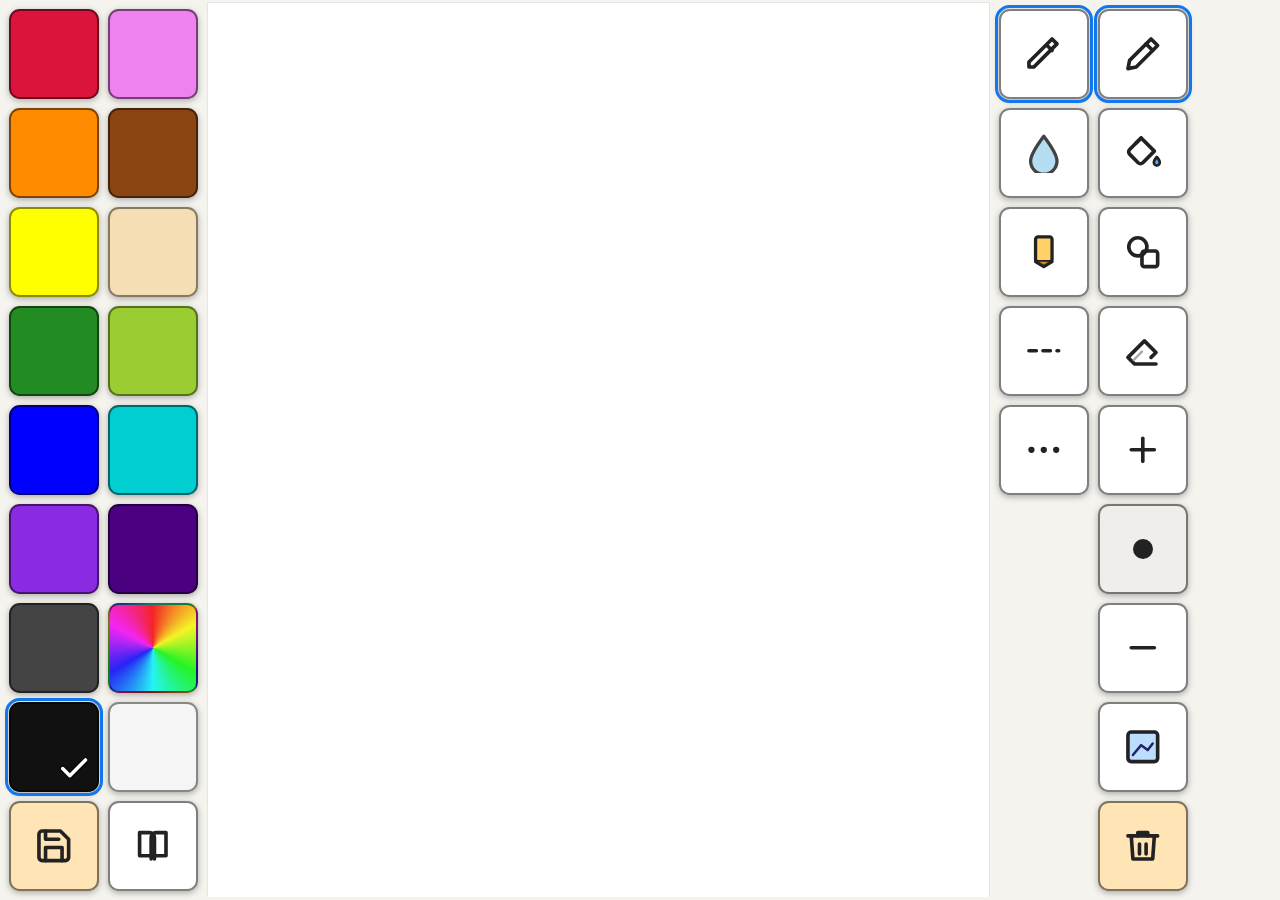
<file: finger_paint/index.html>
<!DOCTYPE html>
<html lang="en">
<head>
<meta charset="UTF-8">
<meta name="viewport" content="width=device-width, initial-scale=1.0, maximum-scale=1.0, user-scalable=no, viewport-fit=cover">
<meta name="apple-mobile-web-app-capable" content="yes">
<meta name="mobile-web-app-capable" content="yes">
<meta name="theme-color" content="#f5f3ee">
<title>Finger Painting</title>
<!-- Installable PWA: "Add to Home Screen" in Chrome (over HTTPS) installs a
     standalone app — no browser UI — which Android can then screen-pin. -->
<link rel="manifest" href="manifest.json">
<link rel="apple-touch-icon" href="icons/icon-192.png">
<link rel="icon" type="image/png" sizes="192x192" href="icons/icon-192.png">
<link rel="stylesheet" href="style.css">
</head>
<body>
  <div id="app"></div>

  <!-- Hidden file input for background upload -->
  <input id="bg-upload-input" type="file" accept="image/*" hidden>

  <!-- Hidden anchor used to trigger downloads -->
  <a id="download-anchor" hidden></a>

  <!-- Core modules: simple namespace pattern, plain <script> so file:// works -->
  <script src="js/icons.js?v=22"></script>
  <script src="js/sounds.js?v=22"></script>
  <script src="js/rainbow.js?v=22"></script>
  <script src="js/shapes.js?v=22"></script>

  <!-- Brushes self-register into FP.brushes -->
  <script src="js/brushes/marker.js?v=22"></script>
  <script src="js/brushes/watercolor.js?v=22"></script>
  <script src="js/brushes/crayon.js?v=22"></script>
  <script src="js/brushes/eraser.js?v=22"></script>
  <script src="js/brushes/dash.js?v=22"></script>
  <script src="js/brushes/dot.js?v=22"></script>

  <script src="js/storage.js?v=22"></script>
  <script src="js/layout.js?v=22"></script>
  <script src="js/dialogs.js?v=22"></script>
  <script src="js/canvas.js?v=22"></script>
  <script src="js/coloringBook.js?v=22"></script>
  <script src="js/pagePicker.js?v=22"></script>
  <script src="js/app.js?v=22"></script>
</body>
</html>
</file>
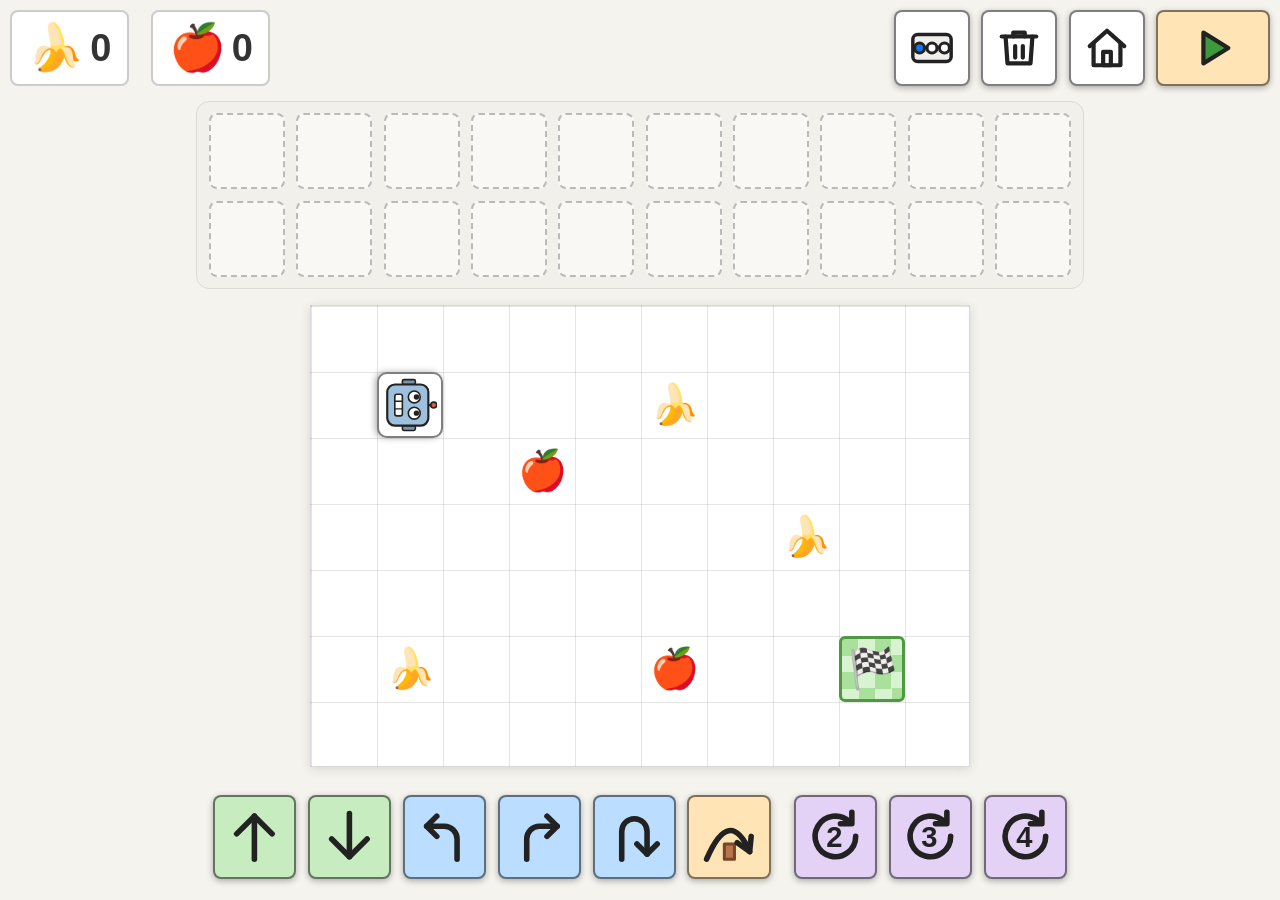
<file: robot/index.html>
<!DOCTYPE html>
<html lang="en">
<head>
  <meta charset="UTF-8">
  <meta name="viewport" content="width=device-width, initial-scale=1.0, maximum-scale=1.0, user-scalable=no, viewport-fit=cover">
  <meta name="theme-color" content="#f5f3ee">
  <title>Robot Maze</title>
  <link rel="manifest" href="manifest.json">
  <link rel="apple-touch-icon" href="../finger_paint/icons/icon-192.png">
  <link rel="icon" type="image/png" sizes="192x192" href="../finger_paint/icons/icon-192.png">
  <link rel="stylesheet" href="../finger_paint/style.css?v=22">
  <link rel="stylesheet" href="robot.css?v=5">
</head>
<body>
  <div id="robot-app">
    <div class="rb-top">
      <div class="rb-fruits" id="rb-fruits"></div>
      <div class="rb-actions">
        <button class="btn rb-btn" id="rb-level"></button>
        <button class="btn rb-btn" id="rb-clear"></button>
        <button class="btn rb-btn" id="rb-reset"></button>
        <button class="btn rb-btn accent rb-play" id="rb-play"></button>
      </div>
    </div>
    <div class="rb-program" id="rb-program"></div>
    <div class="rb-world-wrap" id="rb-world-wrap">
      <div class="rb-world" id="rb-world"></div>
    </div>
    <div class="rb-palette" id="rb-palette"></div>
  </div>

  <script src="robot.js?v=6"></script>
</body>
</html>
</file>
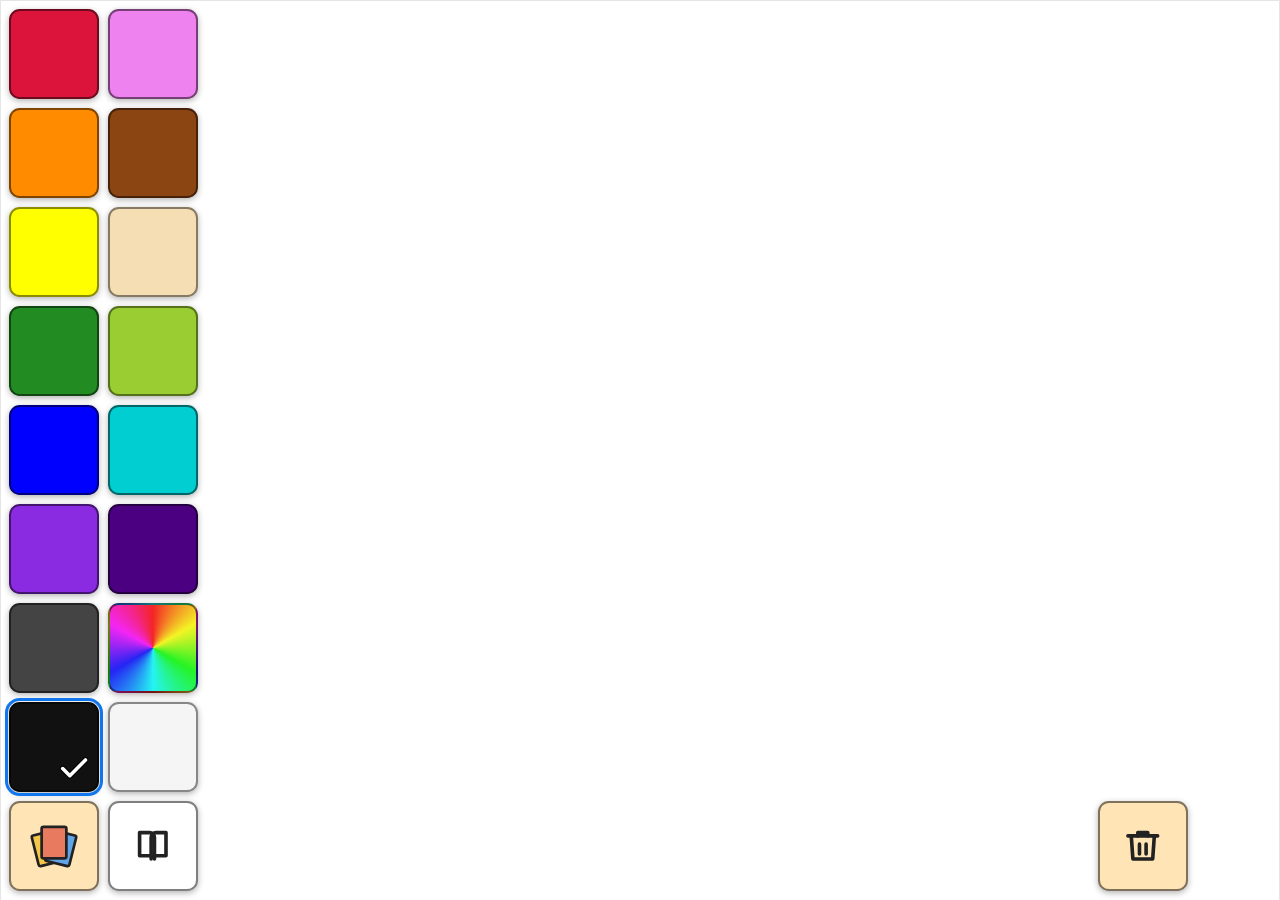
<file: finger_paint/crayon-mode/index.html>
<!DOCTYPE html>
<html lang="en">
<head>
  <meta charset="UTF-8">
  <meta name="viewport" content="width=device-width, initial-scale=1.0, maximum-scale=1.0, user-scalable=no, viewport-fit=cover">
  <meta name="theme-color" content="#f5f3ee">
  <title>Finger Painting</title>
  <!-- Installable PWA (own id/scope, so it installs separately from the
       standard variant). See ../index.html for details. -->
  <link rel="manifest" href="manifest.json">
  <link rel="apple-touch-icon" href="../icons/icon-192.png">
  <link rel="icon" type="image/png" sizes="192x192" href="../icons/icon-192.png">
  <link rel="stylesheet" href="../style.css">
</head>
<body>
  <div id="app"></div>
  <input id="bg-upload-input" type="file" accept="image/*" hidden>
  <a id="download-anchor" hidden></a>

  <!-- Variant config MUST load first — sets window.FP_VARIANT before any shared module runs -->
  <script src="./config.js"></script>

  <script src="../js/icons.js?v=22"></script>
  <script src="../js/sounds.js?v=22"></script>
  <script src="../js/rainbow.js?v=22"></script>
  <script src="../js/shapes.js?v=22"></script>
  <script src="../js/brushes/marker.js?v=22"></script>
  <script src="../js/brushes/watercolor.js?v=22"></script>
  <script src="../js/brushes/crayon.js?v=22"></script>
  <script src="../js/brushes/eraser.js?v=22"></script>
  <script src="../js/brushes/dash.js?v=22"></script>
  <script src="../js/brushes/dot.js?v=22"></script>
  <script src="../js/storage.js?v=22"></script>
  <script src="../js/layout.js?v=22"></script>
  <script src="../js/dialogs.js?v=22"></script>
  <script src="../js/canvas.js?v=22"></script>
  <script src="../js/coloringBook.js?v=22"></script>
  <script src="../js/pagePicker.js?v=22"></script>
  <script src="../js/app.js?v=22"></script>
</body>
</html>
</file>
<file: finger_paint/style.css>
/* ────────────────────────────────────────────────────────────
   Finger Painting — global styles
   The layout itself is computed in JS (positions are absolute)
   so this file is mostly visual polish.
   ──────────────────────────────────────────────────────────── */

* { box-sizing: border-box; margin: 0; padding: 0; -webkit-tap-highlight-color: transparent; }

html, body {
  width: 100%;
  height: 100%;
  overflow: hidden;
  background: #f5f3ee;
  font-family: -apple-system, BlinkMacSystemFont, "Segoe UI", Roboto, sans-serif;
  user-select: none;
  -webkit-user-select: none;
  touch-action: none;
  overscroll-behavior: none;
}

#app {
  position: fixed;
  inset: 0;
  background: #f5f3ee;
  outline: none;
  border: none;
}

/* ── The painting (canvas stack) — square, top-left aligned ── */
.painting {
  position: absolute;
  overflow: hidden;
  background: #ffffff;
  transform-origin: center center;
  /* perspective applied on parent for page-flip animation */
  z-index: 2;
}

.painting canvas {
  position: absolute;
  top: 0;
  left: 0;
  width: 100%;
  /* height set by JS to maintain backing aspect ratio */
  display: block;
  touch-action: none;
  pointer-events: auto;
}

.painting-wrap {
  position: absolute;
  perspective: 1500px;
  pointer-events: none;
}
.painting-wrap > .painting { pointer-events: auto; }

/* Page-turn animation: flip style (default) */
.painting.flipping-out {
  animation: pageFlipOut 220ms ease-in forwards;
}
.painting.flipping-in {
  animation: pageFlipIn 220ms ease-out forwards;
}
@keyframes pageFlipOut {
  from { transform: rotateY(0deg);   box-shadow: 0 0 0 rgba(0,0,0,0); }
  to   { transform: rotateY(-90deg); box-shadow: -10px 0 30px rgba(0,0,0,0.25); }
}
@keyframes pageFlipIn {
  from { transform: rotateY(90deg);  box-shadow: 10px 0 30px rgba(0,0,0,0.25); }
  to   { transform: rotateY(0deg);   box-shadow: 0 0 0 rgba(0,0,0,0); }
}

/* Fade animation: fade out, resize, fade in */
.painting.anim-fade-out {
  animation: pageFadeOut 220ms ease-in forwards;
}
.painting.anim-fade-in {
  animation: pageFadeIn 220ms ease-out forwards;
}
@keyframes pageFadeOut {
  from { opacity: 1; }
  to   { opacity: 0; }
}
@keyframes pageFadeIn {
  from { opacity: 0; }
  to   { opacity: 1; }
}

/* Crossfade animation: fade out old, fade in new simultaneously */
.painting.anim-crossfade-out {
  animation: pageCrossfadeOut 220ms ease-in forwards;
}
.painting.anim-crossfade-in {
  animation: pageCrossfadeIn 220ms ease-out forwards;
}
@keyframes pageCrossfadeOut {
  from { opacity: 1; }
  to   { opacity: 0; }
}
@keyframes pageCrossfadeIn {
  from { opacity: 0; }
  to   { opacity: 1; }
}

/* Slide animation: old page slides up, new page slides up from bottom */
.painting.anim-slide-out {
  animation: pageSlideOut 220ms ease-in forwards;
}
.painting.anim-slide-in {
  animation: pageSlideIn 220ms ease-out forwards;
}
@keyframes pageSlideOut {
  from { transform: translateY(0);     opacity: 1; }
  to   { transform: translateY(-100%); opacity: 0; }
}
@keyframes pageSlideIn {
  from { transform: translateY(100%);  opacity: 0; }
  to   { transform: translateY(0);     opacity: 1; }
}

/* Wipe animation: wipe from right */
.painting.anim-wipe-out {
  animation: pageWipeOut 220ms ease-in forwards;
}
.painting.anim-wipe-in {
  animation: pageWipeIn 220ms ease-out forwards;
}
@keyframes pageWipeOut {
  from { clip-path: inset(0 0 0 0); }
  to   { clip-path: inset(0 0 0 100%); }
}
@keyframes pageWipeIn {
  from { clip-path: inset(0 100% 0 0); }
  to   { clip-path: inset(0 0 0 0); }
}

/* ── Buttons (rendered as <button class="btn">) ── */
.btn {
  position: absolute;
  border: 2px solid rgba(0,0,0,0.5);
  border-radius: 8px;
  background: #ffffff;
  box-shadow: 0 2px 6px rgba(0,0,0,0.3);
  display: flex;
  align-items: center;
  justify-content: center;
  cursor: pointer;
  padding: 0;
  overflow: hidden;
  font: inherit;
  color: inherit;
  user-select: none;
  -webkit-user-select: none;
  transition: transform 60ms ease-out, outline-offset 60ms ease-out;
  pointer-events: auto;
}
.btn:active { transform: scale(0.96); }

.btn.light-color { border-color: rgba(0,0,0,0.45); }

.btn.active {
  outline: 3px solid #1177EE;
  outline-offset: 1px;
  /* No z-index override here — keeping the default .btn z-index (4) so an
     active button stays above the page-picker backdrop (z 3). The outline
     is 3px with 1px offset = 4px outside the button; adjacent buttons are
     separated by ≥G px which is comfortably larger, so no need to lift z
     to avoid neighbor clipping. */
}

/* When the page picker is open, buttons tagged "below picker" drop UNDER
   the backdrop (z 3) so the backdrop's shadow visibly darkens them — used
   for the Save button per the redesign. The button stays in the DOM but is
   visually dimmed and the backdrop catches taps on its area. */
.btn.picker-below {
  z-index: 2;
}

.btn.accent { background: #ffe4b5; }
.btn.indicator { background: #f0eeea; }

.btn.disabled {
  filter: grayscale(100%);
  opacity: 0.6;
  cursor: not-allowed;
  pointer-events: none;
}

/* "Inactive" — same dimmed look as .disabled, but still accepts taps. Used
   when a button is contextually unavailable for its primary action but
   should still consume the tap (e.g., Clear while the bookshelf is open
   closes the bookshelf instead of clearing). */
.btn.inactive {
  filter: grayscale(100%);
  opacity: 0.6;
}

body.dialog-open .btn {
  pointer-events: none !important;
}

.btn.thumb { padding: 0; }
.btn.thumb img,
.btn.thumb canvas {
  width: 100%;
  height: 100%;
  display: block;
  object-fit: cover;
  pointer-events: none;
}

/* SVG inside buttons */
.btn svg {
  display: block;
  flex-shrink: 0;
  pointer-events: none;
}

/* Active checkmark overlay on color swatches */
.active-mark {
  position: absolute;
  pointer-events: none;
}

/* Brush size dot */
.size-dot {
  border-radius: 50%;
  background: #222;
  pointer-events: none;
}


/* ── Canvas border (frame around drawing area, on top) ── */
.canvas-frame-bg {
  position: absolute;
  border: 1px solid rgba(0,0,0,0.1);
  pointer-events: none;
  z-index: 2;       /* sits with the painting; the page-picker backdrop (z 3) goes over it */
}

/* Buttons are above all other elements */
.btn { z-index: 4; }

/* ── Page picker (modal grid over the canvas) ── */
.page-picker-backdrop {
  position: absolute;
  inset: 0;
  background: #9E9D99;     /* opaque "lightbox" — matches the apparent color
                              the translucent overlay used to produce over the
                              panel backgrounds, but now stable so it doesn't
                              shift when panel bgs are removed */
  z-index: 3;              /* over canvas + border (z 2), under regular .btn
                              (z 4) so the color palette, Save, Bookshelf-
                              toggle, and Clear stay interactive above it */
  pointer-events: auto;
  animation: fadeIn 140ms ease-out;
}

/* Decorative frame around the picker grid. Sits BETWEEN the lightbox (z 3)
   and the picker tiles + chrome (z 5) so the tiles read as a distinct
   surface separate from the bookshelf row below. */
.page-picker-panel {
  position: absolute;
  z-index: 4;
  background: rgba(242,240,235,0.85);
  outline: 1px solid rgba(0,0,0,0.1);
  border-radius: 12px;
  pointer-events: none;
}

/* Picker tiles + contextual chrome (prev/indicator/next) sit ABOVE the regular
   .btn z-index so they're clickable on top of the backdrop and the drawing-
   tools buttons that would otherwise overlap them. */
.page-picker-grid .btn,
.btn.picker-chrome {
  z-index: 5;
}

/* Tiles use the same .btn.thumb image sizing already defined above. The grid
   itself is positioned absolutely by JS, one tile per slot — tiles are
   ~1.5× the regular button size (layout.pickerTileSize) so page previews
   are easier to see. */
.page-picker-grid {
  position: absolute;
  z-index: 5;
  pointer-events: none;   /* tile buttons opt back in via .btn pointer-events:auto */
}

/* Small delete badge in the top-right corner of saved-drawing tiles. */
.page-tile-delete {
  position: absolute;
  z-index: 6;
  border-radius: 50%;
  background: #ffd0c0;
  border: 2px solid #cc4422;
  color: #882200;
  display: flex;
  align-items: center;
  justify-content: center;
  cursor: pointer;
  pointer-events: auto;
  box-shadow: 0 2px 4px rgba(0,0,0,0.3);
  padding: 0;
  font: inherit;
}
.page-tile-delete:active { transform: scale(0.96); }
.page-tile-delete svg { pointer-events: none; }

/* ── Modal dialog ── */
.dialog-backdrop {
  position: fixed;
  inset: 0;
  background: rgba(0,0,0,0.45);
  display: flex;
  align-items: center;
  justify-content: center;
  z-index: 100;
  animation: fadeIn 140ms ease-out;
}
@keyframes fadeIn { from { opacity: 0; } to { opacity: 1; } }

.dialog {
  background: #fffdf8;
  border-radius: 18px;
  border: 2px solid rgba(0,0,0,0.2);
  box-shadow: 0 10px 40px rgba(0,0,0,0.4);
  padding: 24px;
  max-width: 92vw;
  max-height: 92vh;
  display: flex;
  flex-direction: column;
  align-items: center;
  gap: 18px;
  font-size: clamp(16px, 2.4vmin, 22px);
}

.dialog-title {
  font-size: clamp(20px, 3.2vmin, 28px);
  font-weight: 700;
  text-align: center;
  color: #333;
}

.dialog-message {
  text-align: center;
  color: #555;
  max-width: 60ch;
}

.dialog-row {
  display: flex;
  gap: 14px;
  flex-wrap: wrap;
  justify-content: center;
}

.dialog-btn {
  padding: 14px 22px;
  border-radius: 12px;
  border: 2px solid rgba(0,0,0,0.4);
  background: #ffffff;
  cursor: pointer;
  font: inherit;
  font-weight: 600;
  min-width: 110px;
  min-height: 56px;
  display: inline-flex;
  align-items: center;
  justify-content: center;
  gap: 10px;
  box-shadow: 0 2px 6px rgba(0,0,0,0.2);
}
.dialog-btn:active { transform: scale(0.96); }
.dialog-btn.danger { background: #ffd0c0; border-color: #cc4422; color: #882200; }
.dialog-btn.primary { background: #ffe4b5; }
.dialog-btn.thumb-btn {
  flex-direction: column;
  padding: 10px;
  min-width: 140px;
}
.dialog-btn.thumb-btn .thumb-preview {
  width: 100px;
  height: 100px;
  border-radius: 8px;
  border: 1px solid rgba(0,0,0,0.2);
  background: #dff0fa;
  display: block;
  object-fit: cover;
}
.dialog-btn.thumb-btn .thumb-label {
  font-size: 0.75em;
  font-weight: 500;
  text-align: center;
}

/* Hidden during page flip */
.hidden-during-flip { visibility: hidden; }

/* Fullscreen hint toast */
.fullscreen-hint {
  position: fixed;
  top: 8px;
  left: 50%;
  transform: translateX(-50%);
  background: #3e3e3e;
  color: #ffffff;
  padding: 12px 20px;
  border-radius: 0 0 8px 8px;
  font-size: 14px;
  z-index: 10000;
  animation: slideDown 200ms ease-out;
  pointer-events: none;
}

.fullscreen-hint kbd {
  background: #5a5a5a;
  border: 1px solid #2a2a2a;
  border-radius: 3px;
  padding: 2px 6px;
  font-family: monospace;
  font-size: 0.9em;
  margin: 0 3px;
  display: inline-block;
}

.fullscreen-hint.fade-out {
  animation: fadeOut 300ms ease-out forwards;
}

@keyframes slideDown {
  from { opacity: 0; transform: translateX(-50%) translateY(-10px); }
  to { opacity: 1; transform: translateX(-50%) translateY(0); }
}

@keyframes fadeOut {
  from { opacity: 1; }
  to { opacity: 0; }
}
</file>
<file: robot/robot.css>
/* ────────────────────────────────────────────────────────────
   Robot Maze — styles layered on top of ../style.css.
   --s (slot size) and --cell (world cell size) are set by robot.js.
   ──────────────────────────────────────────────────────────── */

#robot-app {
  --s: 56px;
  --gap: calc(var(--s) * 0.15);
  --cell: 32px;
  position: fixed;
  inset: 0;
  display: flex;
  flex-direction: column;
  gap: calc(var(--gap) * 1.4);
  padding: max(10px, env(safe-area-inset-top)) max(10px, env(safe-area-inset-right))
           max(10px, env(safe-area-inset-bottom)) max(10px, env(safe-area-inset-left));
  background: #f5f3ee;
}

/* Buttons from the paint app are absolutely positioned; here they flow. */
#robot-app .btn { position: relative; }

/* ── Top bar: fruit counters + actions ── */
.rb-top {
  flex: 0 0 auto;
  height: var(--s);
  display: flex;
  align-items: center;
  justify-content: space-between;
  gap: var(--gap);
}
.rb-fruits {
  display: flex;
  align-items: center;
  gap: calc(var(--gap) * 2);
  height: 100%;
  min-width: 0;
  overflow: hidden;
}
.rb-fruit-count {
  display: flex;
  align-items: center;
  gap: calc(var(--s) * 0.08);
  height: 100%;
  padding: 0 calc(var(--s) * 0.2);
  border-radius: 8px;
  background: #ffffff;
  border: 2px solid rgba(0,0,0,0.2);
  font-size: calc(var(--s) * 0.5);
  font-weight: 700;
  color: #333;
}
.rb-fruit-count .em { font-size: calc(var(--s) * 0.6); line-height: 1; }
.rb-fruit-count.bump { animation: rbBump 300ms ease-out; }
@keyframes rbBump {
  0%   { transform: scale(1); }
  40%  { transform: scale(1.25); }
  100% { transform: scale(1); }
}

.rb-actions { display: flex; gap: var(--gap); height: 100%; }
.rb-btn { width: var(--s); height: var(--s); flex: 0 0 auto; }
.rb-play { width: calc(var(--s) * 1.5); }
.rb-play.running { background: #ffd0c0; border-color: #cc4422; }

/* ── Program: 2 rows × 10 slots ── */
.rb-program {
  flex: 0 0 auto;
  display: grid;
  grid-template-columns: repeat(10, var(--s));
  grid-auto-rows: var(--s);
  gap: var(--gap);
  justify-content: center;
  padding: var(--gap);
  background: rgba(242,240,235,0.85);
  outline: 1px solid rgba(0,0,0,0.1);
  border-radius: 12px;
  align-self: center;
}
.rb-slot {
  position: relative;
  border: 2px dashed rgba(0,0,0,0.25);
  border-radius: 8px;
  background: rgba(255,255,255,0.5);
}
.rb-slot.drop-hover { border-color: #1177EE; background: #e4efff; }
.rb-slot .rb-block { position: absolute; inset: -2px; }
.rb-slot.current .rb-block,
.rb-slot.current {
  outline: 3px solid #1177EE;
  outline-offset: 1px;
}
.rb-slot.looping .rb-block {
  outline: 3px solid #8a4fd0;
  outline-offset: 1px;
}
.rb-slot.failed .rb-block { animation: rbShake 300ms ease-in-out; }
@keyframes rbShake {
  0%, 100% { transform: translateX(0); }
  25% { transform: translateX(-12%); }
  75% { transform: translateX(12%); }
}

/* ── Command blocks ── */
.rb-block {
  width: var(--s);
  height: var(--s);
  border: 2px solid rgba(0,0,0,0.5);
  border-radius: 8px;
  box-shadow: 0 2px 6px rgba(0,0,0,0.3);
  display: flex;
  align-items: center;
  justify-content: center;
  cursor: grab;
  touch-action: none;
  background: #ffffff;
}
.rb-block svg { display: block; pointer-events: none; }
.rb-block.move { background: #c6ecbf; }
.rb-block.turn { background: #bbddff; }
.rb-block.jump { background: #ffe4b5; }
.rb-block.repeat { background: #e3d2f5; }

.rb-palette {
  flex: 0 0 auto;
  display: flex;
  justify-content: center;
  gap: var(--gap);
  padding: var(--gap);
}
.rb-palette .rb-block {
  width: calc(var(--s) * 1.1);
  height: calc(var(--s) * 1.1);
}
.rb-palette .rb-block.jump { margin-right: var(--gap); }
.rb-palette .rb-block:active { transform: scale(0.96); }

.rb-ghost {
  position: fixed;
  z-index: 50;
  pointer-events: none;
  transform: translate(-50%, -50%) scale(1.1);
  box-shadow: 0 8px 20px rgba(0,0,0,0.35);
}

body.rb-running .rb-program .rb-block,
body.rb-running .rb-palette .rb-block { cursor: default; }
body.rb-running .rb-palette { opacity: 0.5; }

/* ── World ── */
.rb-world-wrap {
  flex: 1 1 auto;
  min-height: 0;
  display: flex;
  align-items: center;
  justify-content: center;
}
.rb-world {
  position: relative;
  background-color: #ffffff;
  background-image:
    linear-gradient(to right, rgba(0,0,0,0.1) 1px, transparent 1px),
    linear-gradient(to bottom, rgba(0,0,0,0.1) 1px, transparent 1px);
  background-size: var(--cell) var(--cell);
  border: 1px solid rgba(0,0,0,0.15);
  box-shadow: 0 2px 10px rgba(0,0,0,0.12);
  overflow: hidden;
}
.rb-wall {
  position: absolute;
  background: #b9744f;
  border: 1px solid #7a4429;
  box-shadow: inset 0 -5px 0 rgba(0,0,0,0.18);
  border-radius: 6px;
}
.rb-exit {
  position: absolute;
  background: repeating-conic-gradient(#d8f3d0 0 25%, #a9e09b 0 50%) 0 0 / calc(var(--cell) * 0.5) calc(var(--cell) * 0.5);
  border: 3px solid #4f9a40;
  border-radius: 6px;
  display: flex;
  align-items: center;
  justify-content: center;
  font-size: calc(var(--cell) * 0.6);
}
.rb-item {
  position: absolute;
  width: var(--cell);
  height: var(--cell);
  display: flex;
  align-items: center;
  justify-content: center;
  font-size: calc(var(--cell) * 0.6);
  line-height: 1;
  transition: transform 250ms ease-out, opacity 250ms ease-out;
}
.rb-item.taken { transform: scale(1.8); opacity: 0; }

.rb-robot {
  position: absolute;
  left: 0;
  top: 0;
  width: var(--cell);
  height: var(--cell);
  padding: calc(var(--cell) * 0.06);
  background: #ffffff;
  border: 2px solid rgba(0,0,0,0.5);
  border-radius: 10px;
  box-shadow: 0 2px 6px rgba(0,0,0,0.3);
  transform-origin: center center;
  z-index: 3;
}
.rb-robot svg { width: 100%; height: 100%; display: block; }

.rb-sparkle {
  position: absolute;
  z-index: 4;
  pointer-events: none;
  font-size: calc(var(--cell) * 0.4);
  animation: rbSparkle 900ms ease-out forwards;
}
@keyframes rbSparkle {
  from { transform: translate(-50%, -50%) scale(0.4); opacity: 1; }
  to   { transform: translate(calc(-50% + var(--dx)), calc(-50% + var(--dy))) scale(1.2); opacity: 0; }
}
</file>
